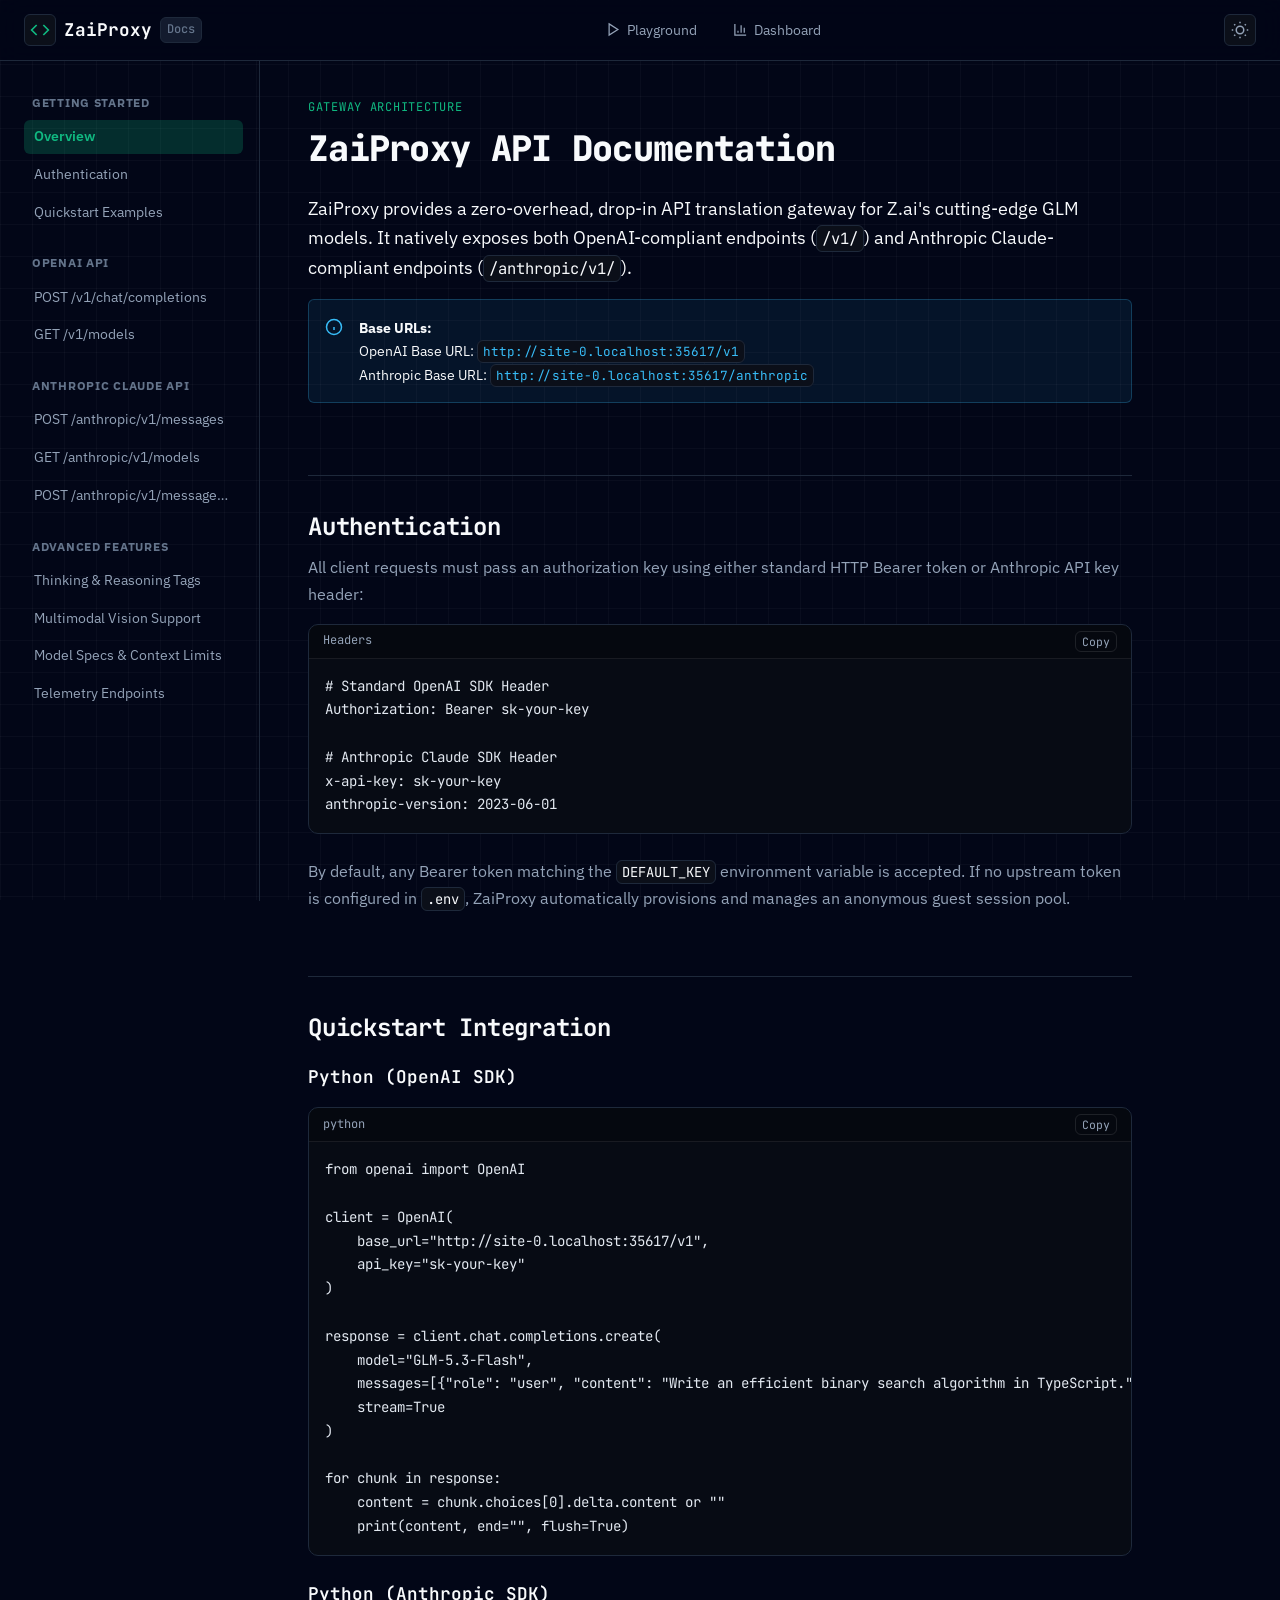
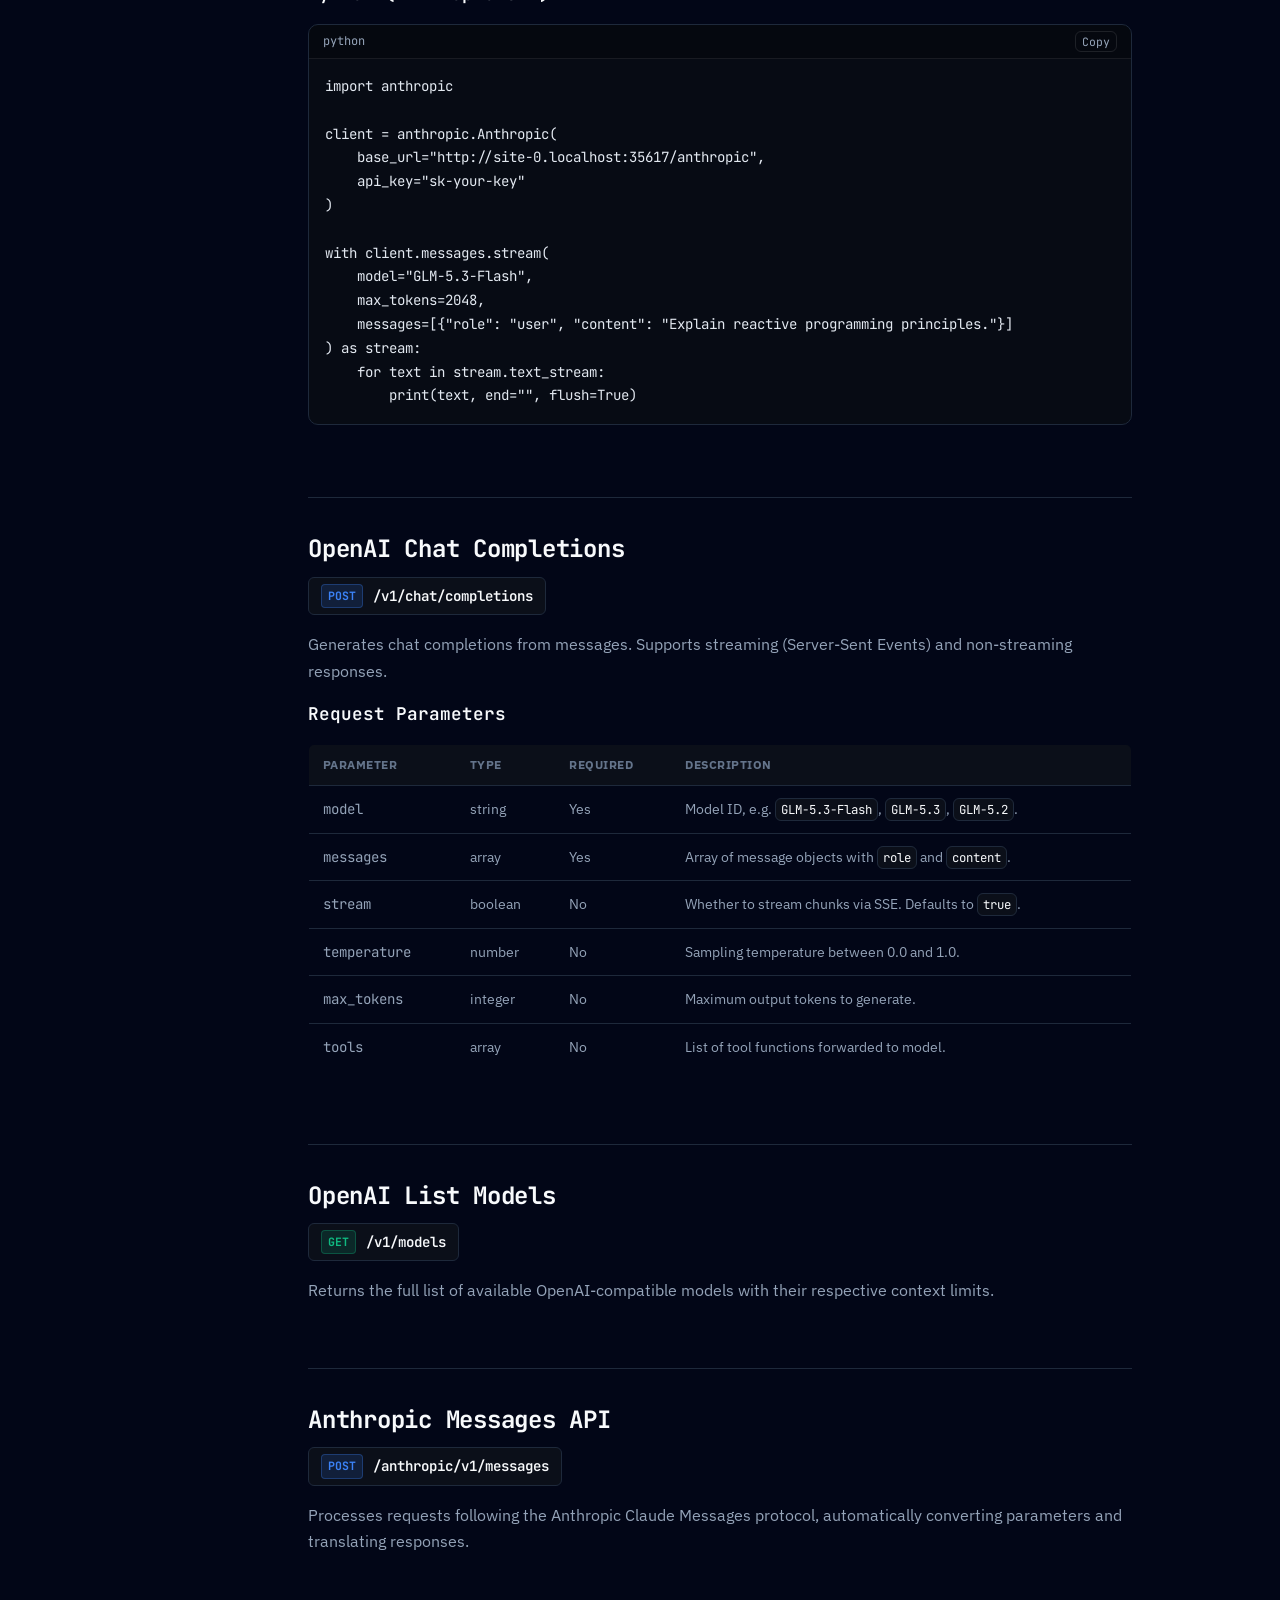
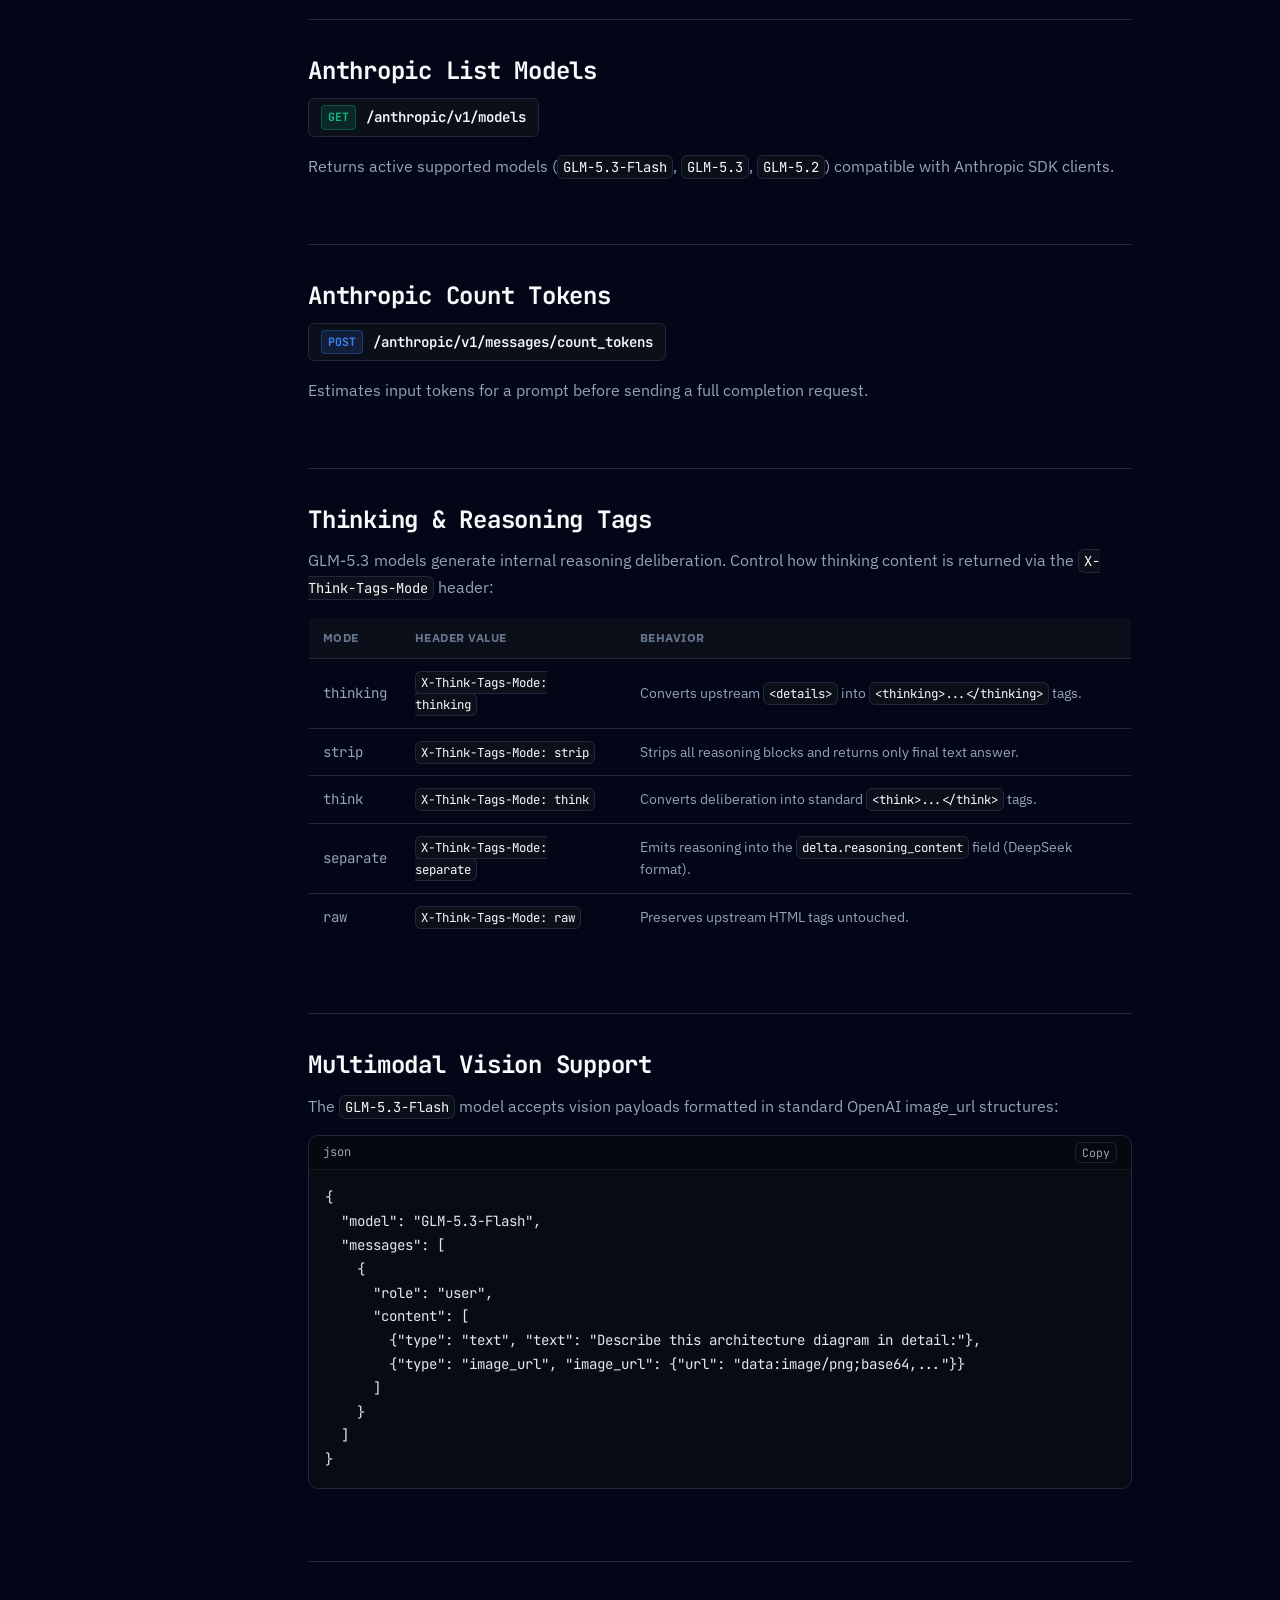
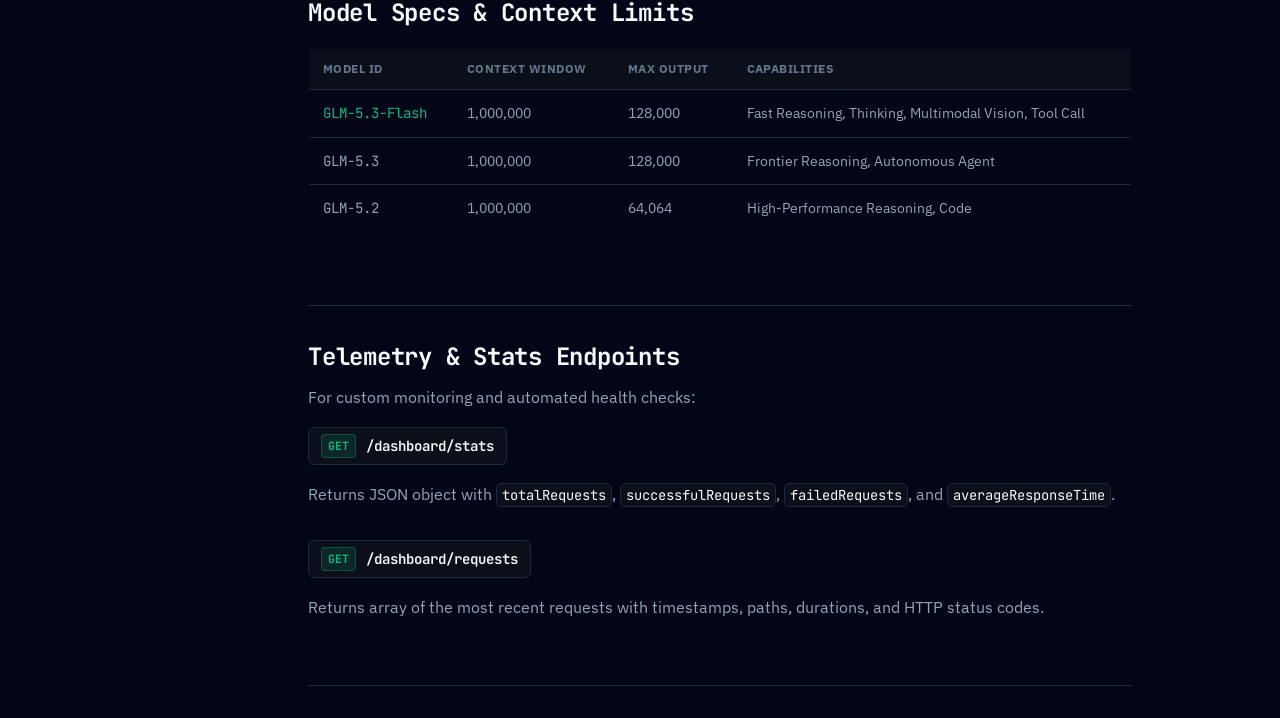
<file: ui/docs/docs.html>
<!DOCTYPE html>
<html lang="en">
  <head>
    <meta charset="UTF-8">
    <meta name="viewport" content="width=device-width, initial-scale=1.0">
    <title>ZaiProxy Documentation - OpenAI & Anthropic API Reference</title>
    <meta name="description"
      content="Complete API reference, integration examples, and model matrix for ZaiProxy dual-protocol gateway.">
    <link rel="stylesheet" href="/ui/docs/docs.css">
    <link rel="preconnect" href="https://fonts.googleapis.com">
    <link rel="preconnect" href="https://fonts.gstatic.com" crossorigin>
    <link
      href="https://fonts.googleapis.com/css2?family=IBM+Plex+Sans:wght@300;400;500;600;700&family=JetBrains+Mono:wght@400;500;600;700&display=swap"
      rel="stylesheet">
  </head>
  <body class="dark-mode">
    <div class="bg-grid-pattern" aria-hidden="true"></div>

    <!-- Header -->
    <header class="site-header">
      <div class="header-inner">
        <div class="header-left">
          <a href="/" class="brand-logo" aria-label="ZaiProxy Home">
            <div class="brand-icon">
              <svg width="20" height="20" viewBox="0 0 24 24" fill="none" stroke="currentColor" stroke-width="2">
                <polyline points="16 18 22 12 16 6"></polyline>
                <polyline points="8 6 2 12 8 18"></polyline>
              </svg>
            </div>
            <span class="brand-name">ZaiProxy</span>
            <span class="brand-sub">Docs</span>
          </a>
        </div>

        <nav class="nav-links">
          <a href="/" class="nav-link">
            <svg width="15" height="15" viewBox="0 0 24 24" fill="none" stroke="currentColor" stroke-width="2">
              <polygon points="5 3 19 12 5 21 5 3"></polygon>
            </svg>
            Playground
          </a>
          <a href="/dashboard" class="nav-link">
            <svg width="15" height="15" viewBox="0 0 24 24" fill="none" stroke="currentColor" stroke-width="2">
              <path d="M3 3v18h18"></path>
              <path d="M18 17V9"></path>
              <path d="M13 17V5"></path>
              <path d="M8 17v-3"></path>
            </svg>
            Dashboard
          </a>
        </nav>

        <div class="header-actions">
          <button class="theme-toggle" id="themeToggle" aria-label="Toggle visual theme" title="Toggle theme">
            <svg class="sun-icon" width="18" height="18" viewBox="0 0 24 24" fill="none" stroke="currentColor"
              stroke-width="2">
              <circle cx="12" cy="12" r="5"></circle>
              <line x1="12" y1="1" x2="12" y2="3"></line>
              <line x1="12" y1="21" x2="12" y2="23"></line>
              <line x1="4.22" y1="4.22" x2="5.64" y2="5.64"></line>
              <line x1="18.36" y1="18.36" x2="19.78" y2="19.78"></line>
              <line x1="1" y1="12" x2="3" y2="12"></line>
              <line x1="21" y1="12" x2="23" y2="12"></line>
              <line x1="4.22" y1="19.78" x2="5.64" y2="18.36"></line>
              <line x1="18.36" y1="5.64" x2="19.78" y2="4.22"></line>
            </svg>
            <svg class="moon-icon" width="18" height="18" viewBox="0 0 24 24" fill="none" stroke="currentColor"
              stroke-width="2">
              <path d="M21 12.79A9 9 0 1 1 11.21 3 7 7 0 0 0 21 12.79z"></path>
            </svg>
          </button>
        </div>
      </div>
    </header>

    <!-- Docs Layout -->
    <div class="docs-layout">
      <!-- Sidebar TOC -->
      <aside class="docs-sidebar">
        <nav class="sidebar-nav">
          <div class="nav-group">
            <span class="nav-group-title">Getting Started</span>
            <a href="#overview" class="sidebar-link active">Overview</a>
            <a href="#authentication" class="sidebar-link">Authentication</a>
            <a href="#quickstart" class="sidebar-link">Quickstart Examples</a>
          </div>

          <div class="nav-group">
            <span class="nav-group-title">OpenAI API</span>
            <a href="#openai-chat" class="sidebar-link">POST /v1/chat/completions</a>
            <a href="#openai-models" class="sidebar-link">GET /v1/models</a>
          </div>

          <div class="nav-group">
            <span class="nav-group-title">Anthropic Claude API</span>
            <a href="#anthropic-messages" class="sidebar-link">POST /anthropic/v1/messages</a>
            <a href="#anthropic-models" class="sidebar-link">GET /anthropic/v1/models</a>
            <a href="#anthropic-count" class="sidebar-link">POST /anthropic/v1/messages/count_tokens</a>
          </div>

          <div class="nav-group">
            <span class="nav-group-title">Advanced Features</span>
            <a href="#thinking-modes" class="sidebar-link">Thinking & Reasoning Tags</a>
            <a href="#multimodal" class="sidebar-link">Multimodal Vision Support</a>
            <a href="#models-matrix" class="sidebar-link">Model Specs & Context Limits</a>
            <a href="#telemetry-api" class="sidebar-link">Telemetry Endpoints</a>
          </div>
        </nav>
      </aside>

      <!-- Main Docs Content -->
      <main class="docs-main">
        <!-- Overview -->
        <section id="overview" class="doc-section">
          <div class="section-tag">Gateway Architecture</div>
          <h1>ZaiProxy API Documentation</h1>
          <p class="lead-text">
            ZaiProxy provides a zero-overhead, drop-in API translation gateway for Z.ai's cutting-edge GLM models. It natively exposes both OpenAI-compliant endpoints (<code>/v1/</code>) and Anthropic Claude-compliant endpoints (<code>/anthropic/v1/</code>).
          </p>

          <div class="callout callout-info">
            <div class="callout-icon">
              <svg width="18" height="18" viewBox="0 0 24 24" fill="none" stroke="currentColor" stroke-width="2">
                <circle cx="12" cy="12" r="10"></circle>
                <line x1="12" y1="16" x2="12" y2="12"></line>
                <line x1="12" y1="8" x2="12.01" y2="8"></line>
              </svg>
            </div>
            <div class="callout-body">
              <strong>Base URLs:</strong><br>
              OpenAI Base URL: <code>http://localhost:9090/v1</code><br>
              Anthropic Base URL: <code>http://localhost:9090/anthropic</code>
            </div>
          </div>
        </section>

        <!-- Authentication -->
        <section id="authentication" class="doc-section">
          <h2>Authentication</h2>
          <p>All client requests must pass an authorization key using either standard HTTP Bearer token or Anthropic API key header:</p>

          <div class="code-wrapper">
            <div class="code-banner">
              <span>Headers</span>
              <button class="btn-copy" data-target="code-auth">Copy</button>
            </div>
            <pre><code id="code-auth"># Standard OpenAI SDK Header
Authorization: Bearer sk-your-key

# Anthropic Claude SDK Header
x-api-key: sk-your-key
anthropic-version: 2023-06-01</code></pre>
          </div>

          <p class="text-secondary">
            By default, any Bearer token matching the <code>DEFAULT_KEY</code> environment variable is accepted. If no upstream token is configured in <code>.env</code>, ZaiProxy automatically provisions and manages an anonymous guest session pool.
          </p>
        </section>

        <!-- Quickstart -->
        <section id="quickstart" class="doc-section">
          <h2>Quickstart Integration</h2>

          <h3>Python (OpenAI SDK)</h3>
          <div class="code-wrapper">
            <div class="code-banner">
              <span>python</span>
              <button class="btn-copy" data-target="code-py-openai">Copy</button>
            </div>
            <pre><code id="code-py-openai">from openai import OpenAI

client = OpenAI(
    base_url="http://localhost:9090/v1",
    api_key="sk-your-key"
)

response = client.chat.completions.create(
    model="GLM-5.3-Flash",
    messages=[{"role": "user", "content": "Write an efficient binary search algorithm in TypeScript."}],
    stream=True
)

for chunk in response:
    content = chunk.choices[0].delta.content or ""
    print(content, end="", flush=True)</code></pre>
          </div>

          <h3>Python (Anthropic SDK)</h3>
          <div class="code-wrapper">
            <div class="code-banner">
              <span>python</span>
              <button class="btn-copy" data-target="code-py-anthropic">Copy</button>
            </div>
            <pre><code id="code-py-anthropic">import anthropic

client = anthropic.Anthropic(
    base_url="http://localhost:9090/anthropic",
    api_key="sk-your-key"
)

with client.messages.stream(
    model="GLM-5.3-Flash",
    max_tokens=2048,
    messages=[{"role": "user", "content": "Explain reactive programming principles."}]
) as stream:
    for text in stream.text_stream:
        print(text, end="", flush=True)</code></pre>
          </div>
        </section>

        <!-- OpenAI Endpoints -->
        <section id="openai-chat" class="doc-section">
          <h2>OpenAI Chat Completions</h2>
          <div class="endpoint-badge-row">
            <span class="method-tag post">POST</span>
            <span class="endpoint-url font-mono">/v1/chat/completions</span>
          </div>
          <p>Generates chat completions from messages. Supports streaming (Server-Sent Events) and non-streaming responses.</p>

          <h3>Request Parameters</h3>
          <table class="doc-table">
            <thead>
              <tr>
                <th>Parameter</th>
                <th>Type</th>
                <th>Required</th>
                <th>Description</th>
              </tr>
            </thead>
            <tbody>
              <tr>
                <td class="font-mono">model</td>
                <td>string</td>
                <td>Yes</td>
                <td>Model ID, e.g. <code>GLM-5.3-Flash</code>, <code>GLM-5.3</code>, <code>GLM-5.2</code>.</td>
              </tr>
              <tr>
                <td class="font-mono">messages</td>
                <td>array</td>
                <td>Yes</td>
                <td>Array of message objects with <code>role</code> and <code>content</code>.</td>
              </tr>
              <tr>
                <td class="font-mono">stream</td>
                <td>boolean</td>
                <td>No</td>
                <td>Whether to stream chunks via SSE. Defaults to <code>true</code>.</td>
              </tr>
              <tr>
                <td class="font-mono">temperature</td>
                <td>number</td>
                <td>No</td>
                <td>Sampling temperature between 0.0 and 1.0.</td>
              </tr>
              <tr>
                <td class="font-mono">max_tokens</td>
                <td>integer</td>
                <td>No</td>
                <td>Maximum output tokens to generate.</td>
              </tr>
              <tr>
                <td class="font-mono">tools</td>
                <td>array</td>
                <td>No</td>
                <td>List of tool functions forwarded to model.</td>
              </tr>
            </tbody>
          </table>
        </section>

        <!-- OpenAI Models -->
        <section id="openai-models" class="doc-section">
          <h2>OpenAI List Models</h2>
          <div class="endpoint-badge-row">
            <span class="method-tag get">GET</span>
            <span class="endpoint-url font-mono">/v1/models</span>
          </div>
          <p>Returns the full list of available OpenAI-compatible models with their respective context limits.</p>
        </section>

        <!-- Anthropic Messages -->
        <section id="anthropic-messages" class="doc-section">
          <h2>Anthropic Messages API</h2>
          <div class="endpoint-badge-row">
            <span class="method-tag post">POST</span>
            <span class="endpoint-url font-mono">/anthropic/v1/messages</span>
          </div>
          <p>Processes requests following the Anthropic Claude Messages protocol, automatically converting parameters and translating responses.</p>
        </section>

        <!-- Anthropic Models -->
        <section id="anthropic-models" class="doc-section">
          <h2>Anthropic List Models</h2>
          <div class="endpoint-badge-row">
            <span class="method-tag get">GET</span>
            <span class="endpoint-url font-mono">/anthropic/v1/models</span>
          </div>
          <p>Returns active supported models (<code>GLM-5.3-Flash</code>, <code>GLM-5.3</code>, <code>GLM-5.2</code>) compatible with Anthropic SDK clients.</p>
        </section>

        <!-- Anthropic Token Count -->
        <section id="anthropic-count" class="doc-section">
          <h2>Anthropic Count Tokens</h2>
          <div class="endpoint-badge-row">
            <span class="method-tag post">POST</span>
            <span class="endpoint-url font-mono">/anthropic/v1/messages/count_tokens</span>
          </div>
          <p>Estimates input tokens for a prompt before sending a full completion request.</p>
        </section>

        <!-- Thinking Modes -->
        <section id="thinking-modes" class="doc-section">
          <h2>Thinking & Reasoning Tags</h2>
          <p>GLM-5.3 models generate internal reasoning deliberation. Control how thinking content is returned via the <code>X-Think-Tags-Mode</code> header:</p>

          <table class="doc-table">
            <thead>
              <tr>
                <th>Mode</th>
                <th>Header Value</th>
                <th>Behavior</th>
              </tr>
            </thead>
            <tbody>
              <tr>
                <td class="font-mono">thinking</td>
                <td><code>X-Think-Tags-Mode: thinking</code></td>
                <td>Converts upstream <code>&lt;details&gt;</code> into <code>&lt;thinking&gt;...&lt;/thinking&gt;</code> tags.</td>
              </tr>
              <tr>
                <td class="font-mono">strip</td>
                <td><code>X-Think-Tags-Mode: strip</code></td>
                <td>Strips all reasoning blocks and returns only final text answer.</td>
              </tr>
              <tr>
                <td class="font-mono">think</td>
                <td><code>X-Think-Tags-Mode: think</code></td>
                <td>Converts deliberation into standard <code>&lt;think&gt;...&lt;/think&gt;</code> tags.</td>
              </tr>
              <tr>
                <td class="font-mono">separate</td>
                <td><code>X-Think-Tags-Mode: separate</code></td>
                <td>Emits reasoning into the <code>delta.reasoning_content</code> field (DeepSeek format).</td>
              </tr>
              <tr>
                <td class="font-mono">raw</td>
                <td><code>X-Think-Tags-Mode: raw</code></td>
                <td>Preserves upstream HTML tags untouched.</td>
              </tr>
            </tbody>
          </table>
        </section>

        <!-- Multimodal -->
        <section id="multimodal" class="doc-section">
          <h2>Multimodal Vision Support</h2>
          <p>The <code>GLM-5.3-Flash</code> model accepts vision payloads formatted in standard OpenAI image_url structures:</p>

          <div class="code-wrapper">
            <div class="code-banner">
              <span>json</span>
              <button class="btn-copy" data-target="code-vision">Copy</button>
            </div>
            <pre><code id="code-vision">{
  "model": "GLM-5.3-Flash",
  "messages": [
    {
      "role": "user",
      "content": [
        {"type": "text", "text": "Describe this architecture diagram in detail:"},
        {"type": "image_url", "image_url": {"url": "data:image/png;base64,..."}}
      ]
    }
  ]
}</code></pre>
          </div>
        </section>

        <!-- Model Specs Matrix -->
        <section id="models-matrix" class="doc-section">
          <h2>Model Specs & Context Limits</h2>
          <table class="doc-table">
            <thead>
              <tr>
                <th>Model ID</th>
                <th>Context Window</th>
                <th>Max Output</th>
                <th>Capabilities</th>
              </tr>
            </thead>
            <tbody>
              <tr>
                <td class="font-mono font-bold text-accent">GLM-5.3-Flash</td>
                <td>1,000,000</td>
                <td>128,000</td>
                <td>Fast Reasoning, Thinking, Multimodal Vision, Tool Call</td>
              </tr>
              <tr>
                <td class="font-mono font-bold">GLM-5.3</td>
                <td>1,000,000</td>
                <td>128,000</td>
                <td>Frontier Reasoning, Autonomous Agent</td>
              </tr>
              <tr>
                <td class="font-mono font-bold">GLM-5.2</td>
                <td>1,000,000</td>
                <td>64,064</td>
                <td>High-Performance Reasoning, Code</td>
              </tr>
            </tbody>
          </table>
        </section>

        <!-- Telemetry API -->
        <section id="telemetry-api" class="doc-section">
          <h2>Telemetry & Stats Endpoints</h2>
          <p>For custom monitoring and automated health checks:</p>
          <div class="endpoint-badge-row">
            <span class="method-tag get">GET</span>
            <span class="endpoint-url font-mono">/dashboard/stats</span>
          </div>
          <p>Returns JSON object with <code>totalRequests</code>, <code>successfulRequests</code>, <code>failedRequests</code>, and <code>averageResponseTime</code>.</p>

          <div class="endpoint-badge-row" style="margin-top: 16px;">
            <span class="method-tag get">GET</span>
            <span class="endpoint-url font-mono">/dashboard/requests</span>
          </div>
          <p>Returns array of the most recent requests with timestamps, paths, durations, and HTTP status codes.</p>
        </section>
      </main>
    </div>

    <!-- Toast -->
    <div class="toast" id="toastNotification"></div>

    <script src="/ui/docs/docs.js"></script>
  </body>
</html>
</file>
<file: ui/docs/docs.css>
/* ==========================================================================
   ZaiProxy Documentation - Styling (ui-ux-pro-max)
   ========================================================================== */

:root {
  --space-xs: 4px;
  --space-sm: 8px;
  --space-md: 16px;
  --space-lg: 24px;
  --space-xl: 32px;
  --space-2xl: 48px;

  --font-sans: "IBM Plex Sans", -apple-system, BlinkMacSystemFont, "Segoe UI", Roboto, sans-serif;
  --font-mono: "JetBrains Mono", ui-monospace, monospace;

  --radius-sm: 6px;
  --radius-md: 10px;
  --radius-lg: 16px;
  --radius-full: 9999px;

  --transition-fast: 150ms cubic-bezier(0.4, 0, 0.2, 1);
  --transition-normal: 250ms cubic-bezier(0.4, 0, 0.2, 1);

  --color-bg: #F8FAFC;
  --color-surface: #FFFFFF;
  --color-surface-hover: #F1F5F9;
  --color-card: #FFFFFF;
  --color-border: #E2E8F0;
  --color-border-hover: #CBD5E1;
  --color-text-primary: #0F172A;
  --color-text-secondary: #475569;
  --color-text-muted: #64748B;
  --color-accent: #10B981;
  --color-accent-glow: rgba(16, 185, 129, 0.15);
  --color-cyan: #0284C7;
  --color-code-bg: #0F172A;
  --color-code-text: #F8FAFC;
  --header-glass: rgba(255, 255, 255, 0.85);
  --grid-line: rgba(15, 23, 42, 0.04);
}

body.dark-mode {
  --color-bg: #020617;
  --color-surface: #0B0F19;
  --color-surface-hover: #131B2E;
  --color-card: #0E1526;
  --color-border: #1E293B;
  --color-border-hover: #334155;
  --color-text-primary: #F8FAFC;
  --color-text-secondary: #94A3B8;
  --color-text-muted: #64748B;
  --color-accent: #10B981;
  --color-accent-glow: rgba(16, 185, 129, 0.22);
  --color-cyan: #38BDF8;
  --color-code-bg: #070B14;
  --color-code-text: #E2E8F0;
  --header-glass: rgba(2, 6, 23, 0.82);
  --grid-line: rgba(255, 255, 255, 0.03);
}

*,
*::before,
*::after {
  box-sizing: border-box;
  margin: 0;
  padding: 0;
}

body {
  font-family: var(--font-sans);
  background-color: var(--color-bg);
  color: var(--color-text-primary);
  line-height: 1.6;
  min-height: 100vh;
  transition: background-color var(--transition-normal), color var(--transition-normal);
  -webkit-font-smoothing: antialiased;
}

.font-mono {
  font-family: var(--font-mono) !important;
}

.text-accent {
  color: var(--color-accent) !important;
}

.text-secondary {
  color: var(--color-text-secondary);
}

.bg-grid-pattern {
  position: fixed;
  inset: 0;
  background-image:
    linear-gradient(to right, var(--grid-line) 1px, transparent 1px),
    linear-gradient(to bottom, var(--grid-line) 1px, transparent 1px);
  background-size: 32px 32px;
  pointer-events: none;
  z-index: -1;
}

:focus-visible {
  outline: 2px solid var(--color-accent);
  outline-offset: 2px;
}

a {
  color: inherit;
  text-decoration: none;
}

button {
  cursor: pointer;
  font-family: inherit;
  border: none;
  background: none;
}

/* Header */
.site-header {
  position: sticky;
  top: 0;
  z-index: 100;
  backdrop-filter: blur(12px);
  -webkit-backdrop-filter: blur(12px);
  background: var(--header-glass);
  border-bottom: 1px solid var(--color-border);
}

.header-inner {
  max-width: 1320px;
  margin: 0 auto;
  padding: 0 var(--space-lg);
  height: 60px;
  display: flex;
  align-items: center;
  justify-content: space-between;
}

.header-left {
  display: flex;
  align-items: center;
  gap: var(--space-md);
}

.brand-logo {
  display: flex;
  align-items: center;
  gap: var(--space-sm);
  font-weight: 700;
  font-size: 1.1rem;
  font-family: var(--font-mono);
}

.brand-icon {
  width: 32px;
  height: 32px;
  border-radius: var(--radius-sm);
  background: var(--color-surface);
  border: 1px solid var(--color-border);
  display: flex;
  align-items: center;
  justify-content: center;
  color: var(--color-accent);
}

.brand-sub {
  font-size: 0.75rem;
  font-weight: 500;
  color: var(--color-text-muted);
  background: var(--color-surface-hover);
  border: 1px solid var(--color-border);
  padding: 2px 6px;
  border-radius: var(--radius-sm);
}

.nav-links {
  display: flex;
  align-items: center;
  gap: var(--space-md);
}

.nav-link {
  font-size: 0.88rem;
  color: var(--color-text-secondary);
  display: inline-flex;
  align-items: center;
  gap: 6px;
  padding: 6px 10px;
  border-radius: var(--radius-sm);
  transition: all var(--transition-fast);
}

.nav-link:hover {
  color: var(--color-text-primary);
  background: var(--color-surface);
}

.theme-toggle {
  width: 32px;
  height: 32px;
  border-radius: var(--radius-sm);
  border: 1px solid var(--color-border);
  background: var(--color-surface);
  color: var(--color-text-secondary);
  display: flex;
  align-items: center;
  justify-content: center;
  transition: all var(--transition-fast);
}

.theme-toggle:hover {
  background: var(--color-surface-hover);
  color: var(--color-text-primary);
}

body.dark-mode .sun-icon {
  display: block;
}
body.dark-mode .moon-icon {
  display: none;
}
body:not(.dark-mode) .sun-icon {
  display: none;
}
body:not(.dark-mode) .moon-icon {
  display: block;
}

/* Docs Layout */
.docs-layout {
  max-width: 1320px;
  margin: 0 auto;
  display: grid;
  grid-template-columns: 260px 1fr;
  min-height: calc(100vh - 60px);
}

/* Sidebar */
.docs-sidebar {
  position: sticky;
  top: 60px;
  height: calc(100vh - 60px);
  overflow-y: auto;
  padding: var(--space-xl) var(--space-md) var(--space-2xl) var(--space-lg);
  border-right: 1px solid var(--color-border);
}

.sidebar-nav {
  display: flex;
  flex-direction: column;
  gap: var(--space-lg);
}

.nav-group {
  display: flex;
  flex-direction: column;
  gap: 4px;
}

.nav-group-title {
  font-size: 0.75rem;
  font-weight: 700;
  text-transform: uppercase;
  letter-spacing: 0.06em;
  color: var(--color-text-muted);
  margin-bottom: var(--space-xs);
  padding: 0 8px;
}

.sidebar-link {
  font-size: 0.85rem;
  padding: 6px 10px;
  border-radius: var(--radius-sm);
  color: var(--color-text-secondary);
  transition: all var(--transition-fast);
  white-space: nowrap;
  overflow: hidden;
  text-overflow: ellipsis;
}

.sidebar-link:hover {
  color: var(--color-text-primary);
  background: var(--color-surface-hover);
}

.sidebar-link.active {
  color: var(--color-accent);
  background: var(--color-accent-glow);
  font-weight: 600;
}

/* Main Content */
.docs-main {
  padding: var(--space-xl) var(--space-2xl) var(--space-2xl);
  max-width: 920px;
}

.doc-section {
  padding-bottom: var(--space-2xl);
  margin-bottom: var(--space-xl);
  border-bottom: 1px solid var(--color-border);
}

.section-tag {
  display: inline-block;
  font-size: 0.75rem;
  font-family: var(--font-mono);
  color: var(--color-accent);
  text-transform: uppercase;
  letter-spacing: 0.06em;
  margin-bottom: var(--space-xs);
}

.docs-main h1 {
  font-size: 2.2rem;
  font-weight: 800;
  letter-spacing: -0.02em;
  margin-bottom: var(--space-md);
  font-family: var(--font-mono);
}

.docs-main h2 {
  font-size: 1.5rem;
  font-weight: 700;
  letter-spacing: -0.01em;
  margin-top: var(--space-lg);
  margin-bottom: var(--space-sm);
  font-family: var(--font-mono);
}

.docs-main h3 {
  font-size: 1.1rem;
  font-weight: 600;
  margin-top: var(--space-md);
  margin-bottom: var(--space-xs);
  font-family: var(--font-mono);
}

.docs-main p {
  color: var(--color-text-secondary);
  font-size: 0.98rem;
  margin-bottom: var(--space-md);
  line-height: 1.7;
}

.lead-text {
  font-size: 1.1rem !important;
  color: var(--color-text-primary) !important;
  line-height: 1.7;
}

code {
  font-family: var(--font-mono);
  background: var(--color-surface);
  border: 1px solid var(--color-border);
  padding: 2px 5px;
  border-radius: var(--radius-sm);
  font-size: 0.88em;
  color: var(--color-text-primary);
}

/* Callout box */
.callout {
  display: flex;
  gap: var(--space-md);
  padding: var(--space-md);
  border-radius: var(--radius-sm);
  margin: var(--space-md) 0 var(--space-lg);
}

.callout-info {
  background: rgba(56, 189, 248, 0.08);
  border: 1px solid rgba(56, 189, 248, 0.25);
  color: var(--color-cyan);
}

.callout-icon {
  flex-shrink: 0;
  margin-top: 2px;
}

.callout-body {
  font-size: 0.9rem;
  color: var(--color-text-primary);
  line-height: 1.6;
}

.callout-body code {
  color: var(--color-cyan);
}

/* Endpoint Badge Row */
.endpoint-badge-row {
  display: inline-flex;
  align-items: center;
  gap: 10px;
  margin-bottom: var(--space-md);
  padding: 6px 12px;
  background: var(--color-surface);
  border: 1px solid var(--color-border);
  border-radius: var(--radius-sm);
}

.method-tag {
  font-size: 0.72rem;
  font-family: var(--font-mono);
  font-weight: 700;
  padding: 2px 6px;
  border-radius: 4px;
}

.method-tag.post {
  background: rgba(59, 130, 246, 0.15);
  color: #3B82F6;
  border: 1px solid rgba(59, 130, 246, 0.3);
}

.method-tag.get {
  background: rgba(16, 185, 129, 0.15);
  color: var(--color-accent);
  border: 1px solid rgba(16, 185, 129, 0.3);
}

.endpoint-url {
  font-size: 0.88rem;
  font-weight: 600;
}

/* Code Wrapper */
.code-wrapper {
  background: var(--color-code-bg);
  border: 1px solid var(--color-border);
  border-radius: var(--radius-md);
  margin: var(--space-md) 0 var(--space-lg);
  overflow: hidden;
}

.code-banner {
  display: flex;
  align-items: center;
  justify-content: space-between;
  padding: 6px 14px;
  background: rgba(0, 0, 0, 0.25);
  border-bottom: 1px solid rgba(255, 255, 255, 0.08);
  font-size: 0.75rem;
  font-family: var(--font-mono);
  color: #94A3B8;
}

.btn-copy {
  font-size: 0.72rem;
  font-family: var(--font-mono);
  color: #94A3B8;
  padding: 2px 6px;
  border-radius: var(--radius-sm);
  border: 1px solid rgba(255, 255, 255, 0.1);
  transition: all var(--transition-fast);
}

.btn-copy:hover {
  color: #FFFFFF;
  background: rgba(255, 255, 255, 0.1);
}

.code-wrapper pre {
  padding: var(--space-md);
  overflow-x: auto;
}

.code-wrapper code {
  background: transparent;
  border: none;
  padding: 0;
  color: var(--color-code-text);
  font-size: 0.88rem;
  line-height: 1.6;
}

/* Table */
.doc-table {
  width: 100%;
  border-collapse: collapse;
  font-size: 0.88rem;
  margin: var(--space-md) 0 var(--space-lg);
  border: 1px solid var(--color-border);
  border-radius: var(--radius-sm);
  overflow: hidden;
}

.doc-table th {
  padding: 10px 14px;
  background: var(--color-surface);
  color: var(--color-text-muted);
  font-size: 0.78rem;
  text-transform: uppercase;
  letter-spacing: 0.04em;
  text-align: left;
  border-bottom: 1px solid var(--color-border);
}

.doc-table td {
  padding: 12px 14px;
  border-bottom: 1px solid var(--color-border);
  color: var(--color-text-secondary);
}

.doc-table tr:last-child td {
  border-bottom: none;
}

.doc-table tr:hover td {
  background: var(--color-surface-hover);
}

/* Toast */
.toast {
  position: fixed;
  bottom: 24px;
  right: 24px;
  background: #0F172A;
  color: #FFFFFF;
  border: 1px solid var(--color-accent);
  padding: 10px 18px;
  border-radius: var(--radius-sm);
  font-size: 0.85rem;
  font-family: var(--font-mono);
  z-index: 1000;
  opacity: 0;
  transform: translateY(12px);
  pointer-events: none;
  transition: all var(--transition-fast);
}

.toast.show {
  opacity: 1;
  transform: translateY(0);
}

/* Responsive */
@media (max-width: 900px) {
  .docs-layout {
    grid-template-columns: 1fr;
  }
  .docs-sidebar {
    position: static;
    height: auto;
    border-right: none;
    border-bottom: 1px solid var(--color-border);
    padding: var(--space-md);
  }
  .sidebar-nav {
    flex-direction: row;
    flex-wrap: wrap;
    gap: var(--space-md);
  }
  .nav-group {
    flex: 1;
    min-width: 160px;
  }
  .docs-main {
    padding: var(--space-lg);
  }
}
</file>
